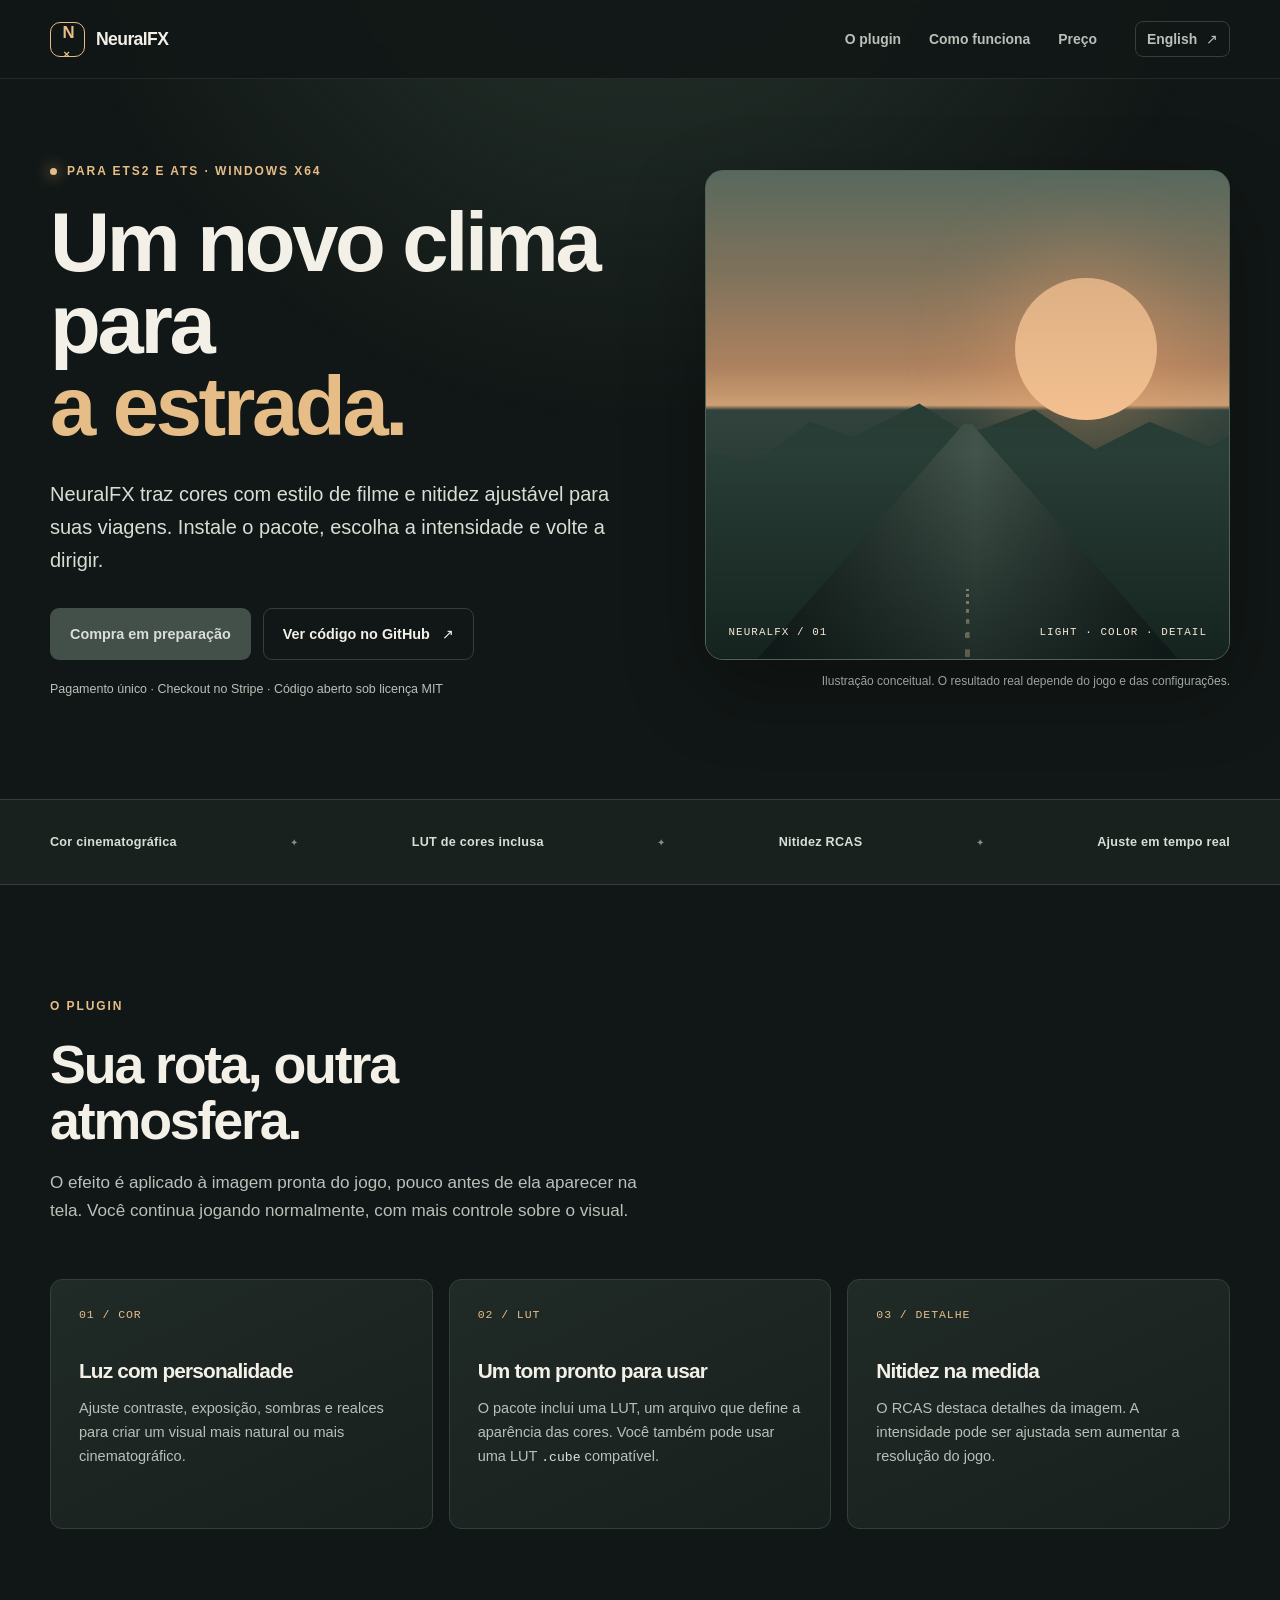
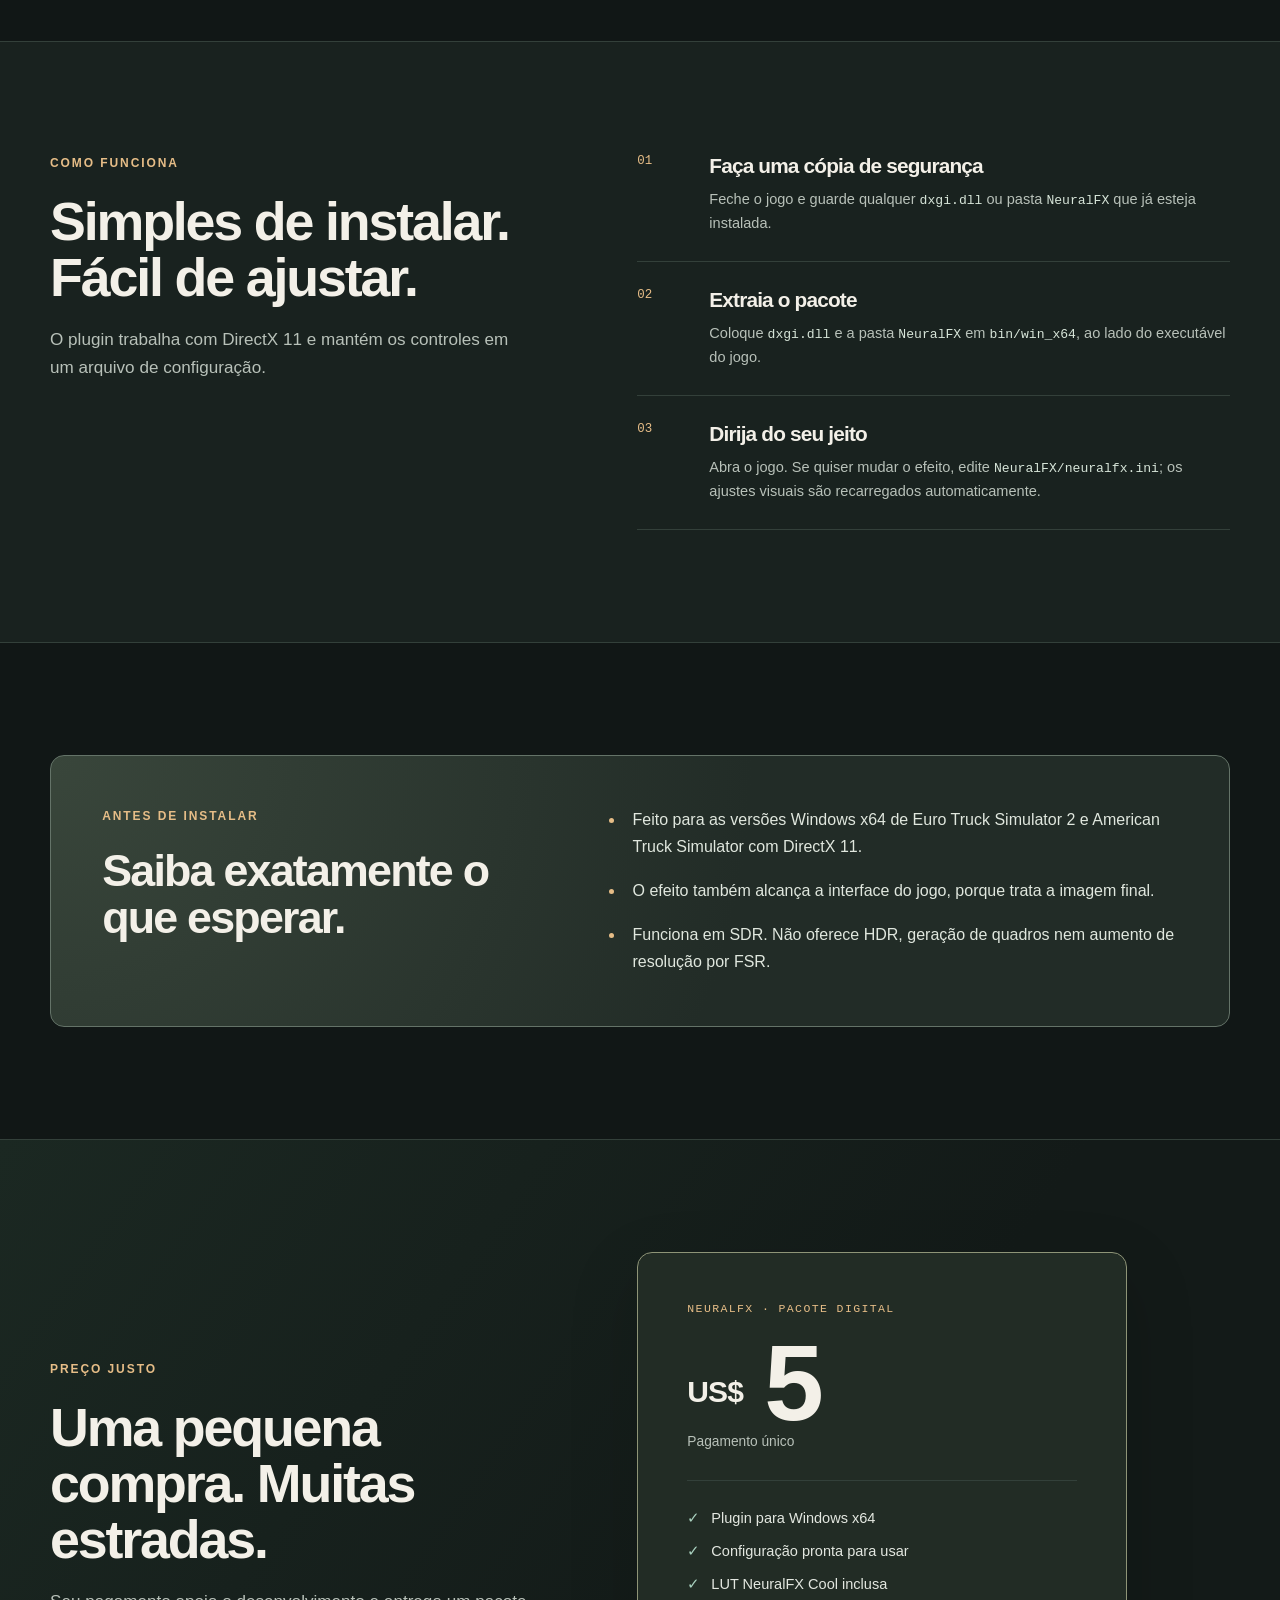
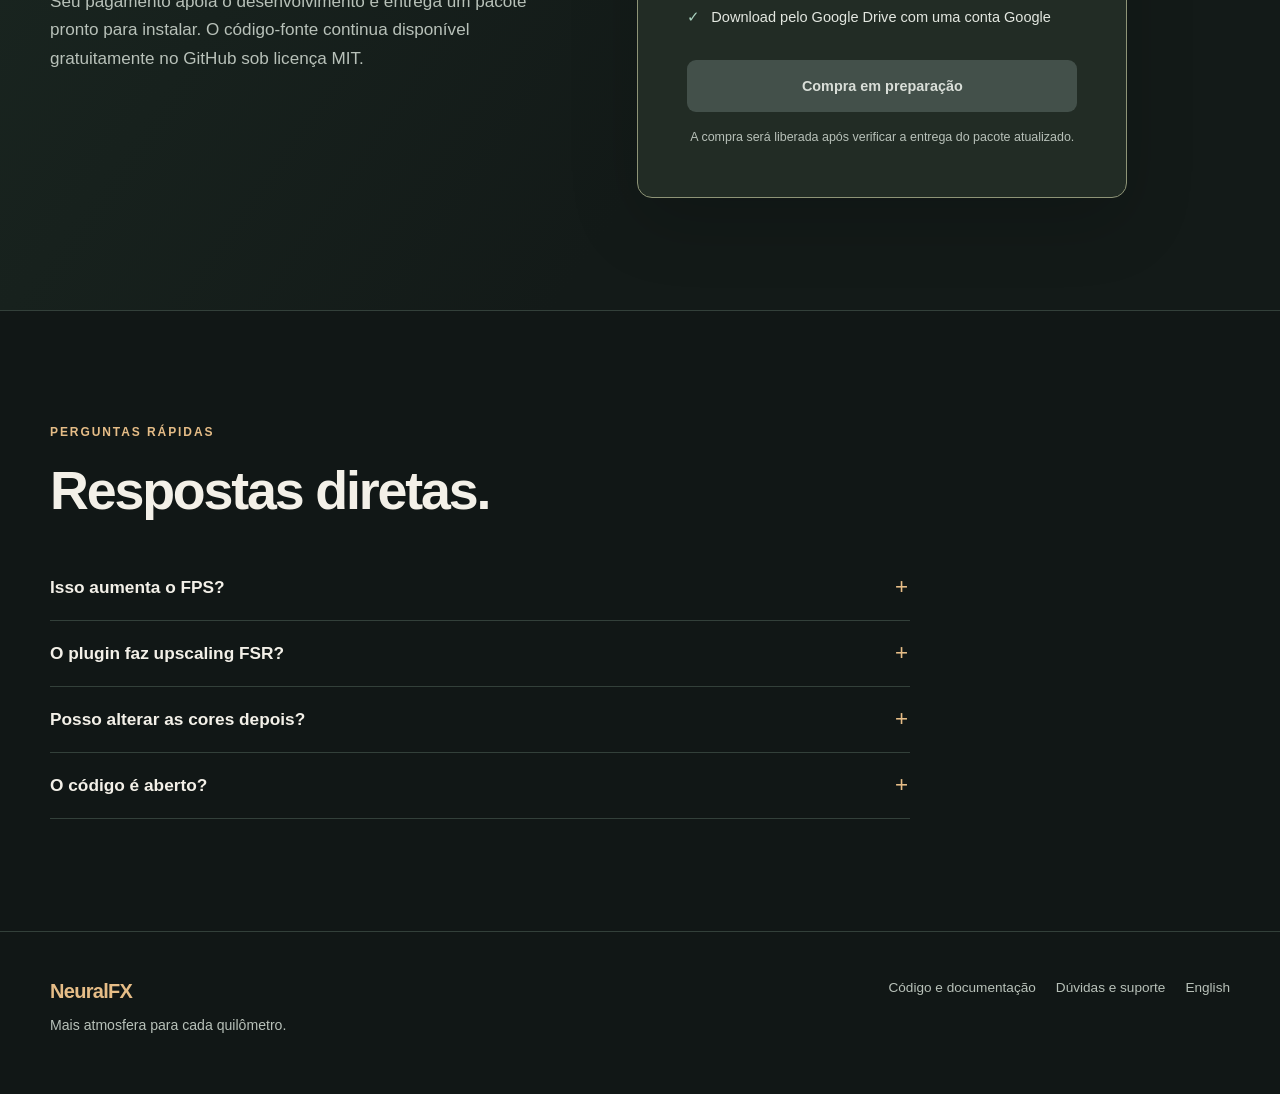
<file: site/index.html>
<!doctype html>
<html lang="pt-BR">
<head>
  <meta charset="utf-8">
  <meta name="viewport" content="width=device-width, initial-scale=1">
  <meta name="theme-color" content="#111716">
  <meta name="description" content="NeuralFX dá um visual cinematográfico ao ETS2 e ATS com cor ajustável, LUT e nitidez RCAS. Pacote para Windows x64 por US$ 5.">
  <title>NeuralFX — Um novo clima para a estrada</title>
  <link rel="icon" type="image/svg+xml" href="favicon.svg">
  <link rel="alternate" hreflang="en" href="en/">
  <link rel="alternate" hreflang="pt-BR" href="./">
  <link rel="stylesheet" href="styles/base.css">
  <link rel="stylesheet" href="styles/sections.css">
  <script src="checkout-config.js" defer></script>
  <script src="main.js" defer></script>
</head>
<body>
  <a class="skip-link" href="#conteudo">Pular para o conteúdo</a>
  <header class="site-header">
    <div class="container header-inner">
      <a class="brand" href="./" aria-label="NeuralFX, início"><span class="brand-mark" aria-hidden="true">N<span>×</span></span><span>NeuralFX</span></a>
      <nav class="nav" aria-label="Navegação principal">
        <a href="#plugin">O plugin</a>
        <a href="#como-funciona">Como funciona</a>
        <a href="#preco">Preço</a>
      </nav>
      <a class="language-link" href="en/" lang="en" hreflang="en">English <span aria-hidden="true">↗</span></a>
    </div>
  </header>

  <main id="conteudo">
    <section class="hero container" aria-labelledby="hero-title">
      <div class="hero-copy">
        <p class="eyebrow"><span class="status-dot" aria-hidden="true"></span> Para ETS2 e ATS · Windows x64</p>
        <h1 id="hero-title">Um novo clima para <em>a estrada.</em></h1>
        <p class="hero-lead">NeuralFX traz cores com estilo de filme e nitidez ajustável para suas viagens. Instale o pacote, escolha a intensidade e volte a dirigir.</p>
        <div class="hero-actions">
          <a class="button button-primary checkout-link" data-checkout data-ready-label="Comprar por US$ 5" aria-disabled="true">Compra em preparação</a>
          <a class="button button-secondary" href="https://github.com/aleksanderpalamar/plugin-fsr-est2-ats">Ver código no GitHub <span aria-hidden="true">↗</span></a>
        </div>
        <p class="hero-small">Pagamento único · Checkout no Stripe · Código aberto sob licença MIT</p>
      </div>
      <div class="hero-art">
        <div class="visual" role="img" aria-label="Ilustração de uma estrada ao pôr do sol, representando o tratamento de cor do plugin">
          <div class="visual-sun"></div>
          <div class="visual-horizon"></div>
          <div class="visual-road"></div>
          <div class="visual-line"></div>
          <div class="visual-label"><span>NEURALFX / 01</span><strong>LIGHT · COLOR · DETAIL</strong></div>
        </div>
        <p class="visual-note">Ilustração conceitual. O resultado real depende do jogo e das configurações.</p>
      </div>
    </section>

    <section class="feature-strip" aria-label="Principais recursos">
      <div class="container feature-strip-inner">
        <span>Cor cinematográfica</span><span aria-hidden="true">✦</span>
        <span>LUT de cores inclusa</span><span aria-hidden="true">✦</span>
        <span>Nitidez RCAS</span><span aria-hidden="true">✦</span>
        <span>Ajuste em tempo real</span>
      </div>
    </section>

    <section class="section container" id="plugin" aria-labelledby="plugin-title">
      <div class="section-heading"><p class="eyebrow">O plugin</p><h2 id="plugin-title">Sua rota, outra atmosfera.</h2><p>O efeito é aplicado à imagem pronta do jogo, pouco antes de ela aparecer na tela. Você continua jogando normalmente, com mais controle sobre o visual.</p></div>
      <div class="feature-grid">
        <article class="feature-card">
          <span class="feature-number">01 / COR</span>
          <h3>Luz com personalidade</h3>
          <p>Ajuste contraste, exposição, sombras e realces para criar um visual mais natural ou mais cinematográfico.</p>
        </article>
        <article class="feature-card">
          <span class="feature-number">02 / LUT</span>
          <h3>Um tom pronto para usar</h3>
          <p>O pacote inclui uma LUT, um arquivo que define a aparência das cores. Você também pode usar uma LUT <code>.cube</code> compatível.</p>
        </article>
        <article class="feature-card">
          <span class="feature-number">03 / DETALHE</span>
          <h3>Nitidez na medida</h3>
          <p>O RCAS destaca detalhes da imagem. A intensidade pode ser ajustada sem aumentar a resolução do jogo.</p>
        </article>
      </div>
    </section>

    <section class="section process-section" id="como-funciona" aria-labelledby="process-title">
      <div class="container process-layout">
        <div class="section-heading"><p class="eyebrow">Como funciona</p><h2 id="process-title">Simples de instalar. Fácil de ajustar.</h2><p>O plugin trabalha com DirectX 11 e mantém os controles em um arquivo de configuração.</p></div>
        <ol class="steps">
          <li><span>01</span><div><h3>Faça uma cópia de segurança</h3><p>Feche o jogo e guarde qualquer <code>dxgi.dll</code> ou pasta <code>NeuralFX</code> que já esteja instalada.</p></div></li>
          <li><span>02</span><div><h3>Extraia o pacote</h3><p>Coloque <code>dxgi.dll</code> e a pasta <code>NeuralFX</code> em <code>bin/win_x64</code>, ao lado do executável do jogo.</p></div></li>
          <li><span>03</span><div><h3>Dirija do seu jeito</h3><p>Abra o jogo. Se quiser mudar o efeito, edite <code>NeuralFX/neuralfx.ini</code>; os ajustes visuais são recarregados automaticamente.</p></div></li>
        </ol>
      </div>
    </section>

    <section class="section container" aria-labelledby="scope-title">
      <div class="scope-panel"><div><p class="eyebrow">Antes de instalar</p><h2 id="scope-title">Saiba exatamente o que esperar.</h2></div><ul><li>Feito para as versões Windows x64 de Euro Truck Simulator 2 e American Truck Simulator com DirectX 11.</li><li>O efeito também alcança a interface do jogo, porque trata a imagem final.</li><li>Funciona em SDR. Não oferece HDR, geração de quadros nem aumento de resolução por FSR.</li></ul></div>
    </section>

    <section class="section pricing-section" id="preco" aria-labelledby="price-title">
      <div class="container pricing-layout">
        <div class="section-heading"><p class="eyebrow">Preço justo</p><h2 id="price-title">Uma pequena compra. Muitas estradas.</h2><p>Seu pagamento apoia o desenvolvimento e entrega um pacote pronto para instalar. O código-fonte continua disponível gratuitamente no GitHub sob licença MIT.</p></div>
        <div class="price-card">
          <p class="price-label">NEURALFX · PACOTE DIGITAL</p>
          <p class="price"><span>US$</span> 5</p>
          <p class="price-frequency">Pagamento único</p>
          <ul>
            <li>Plugin para Windows x64</li>
            <li>Configuração pronta para usar</li>
            <li>LUT NeuralFX Cool inclusa</li>
            <li>Download pelo Google Drive com uma conta Google</li>
          </ul>
          <a class="button button-primary checkout-link" data-checkout data-ready-label="Comprar com Stripe" aria-disabled="true">Compra em preparação</a>
          <p class="checkout-status" data-checkout-status data-ready-text="Após a compra, o Stripe abre a pasta no Google Drive. Entre em uma conta Google para baixar.">A compra será liberada após verificar a entrega do pacote atualizado.</p>
        </div>
      </div>
    </section>

    <section class="section container faq-section" aria-labelledby="faq-title">
      <div class="section-heading"><p class="eyebrow">Perguntas rápidas</p><h2 id="faq-title">Respostas diretas.</h2></div>
      <div class="faq-list">
        <details><summary>Isso aumenta o FPS?</summary><p>Não. O foco é a aparência da imagem. Como há processamento adicional, o impacto no desempenho depende do seu computador e das configurações escolhidas.</p></details>
        <details><summary>O plugin faz upscaling FSR?</summary><p>Não. Ele usa a técnica de nitidez RCAS, mas não aumenta a resolução nem gera novos quadros.</p></details>
        <details><summary>Posso alterar as cores depois?</summary><p>Sim. Você pode ajustar os parâmetros no arquivo <code>neuralfx.ini</code> e trocar a LUT <code>.cube</code> por outra compatível.</p></details>
        <details><summary>O código é aberto?</summary><p>Sim. O projeto está no <a href="https://github.com/aleksanderpalamar/plugin-fsr-est2-ats">GitHub</a> sob licença MIT. A compra do pacote é uma forma de apoiar o projeto.</p></details>
      </div>
    </section>
  </main>

  <footer class="site-footer"><div class="container footer-inner"><div><span class="brand footer-brand">NeuralFX</span><p>Mais atmosfera para cada quilômetro.</p></div><div class="footer-links"><a href="https://github.com/aleksanderpalamar/plugin-fsr-est2-ats">Código e documentação</a><a href="https://github.com/aleksanderpalamar/plugin-fsr-est2-ats/issues">Dúvidas e suporte</a><a href="en/" lang="en" hreflang="en">English</a></div></div></footer>
</body>
</html>
</file>
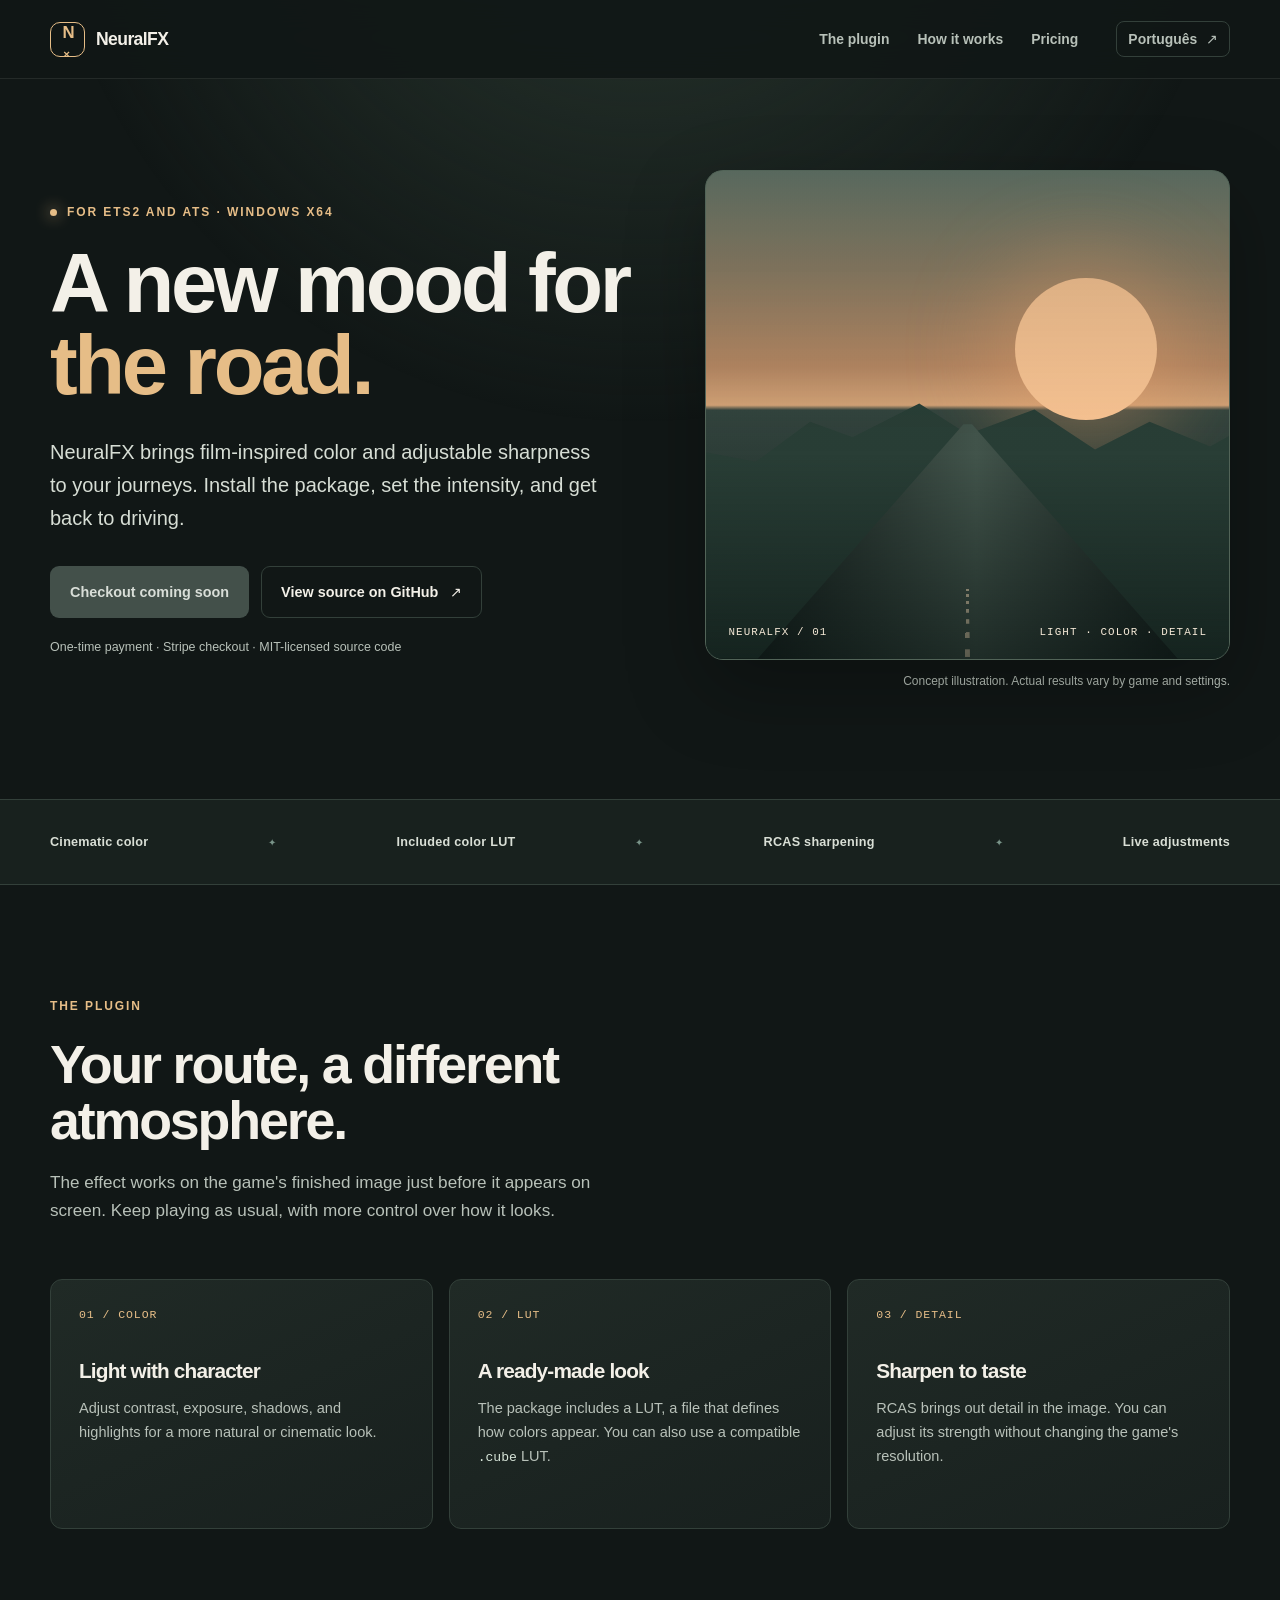
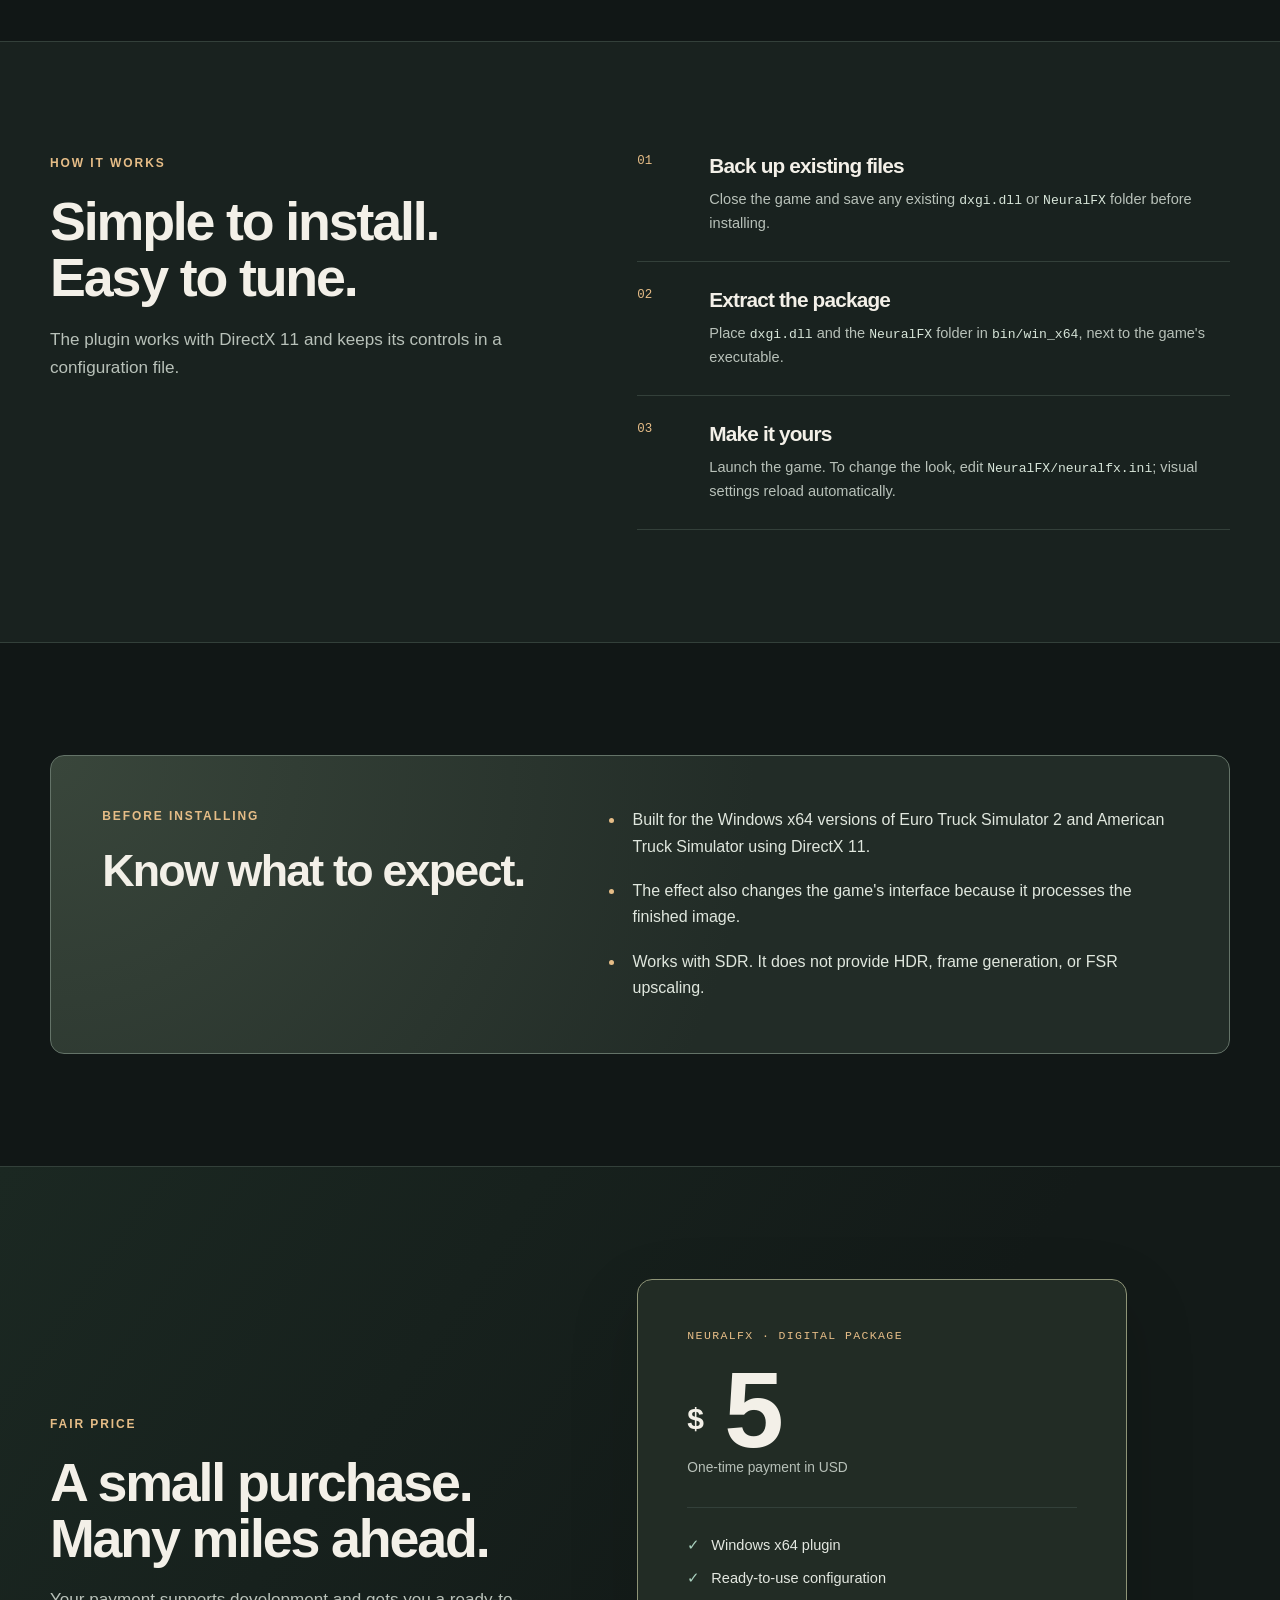
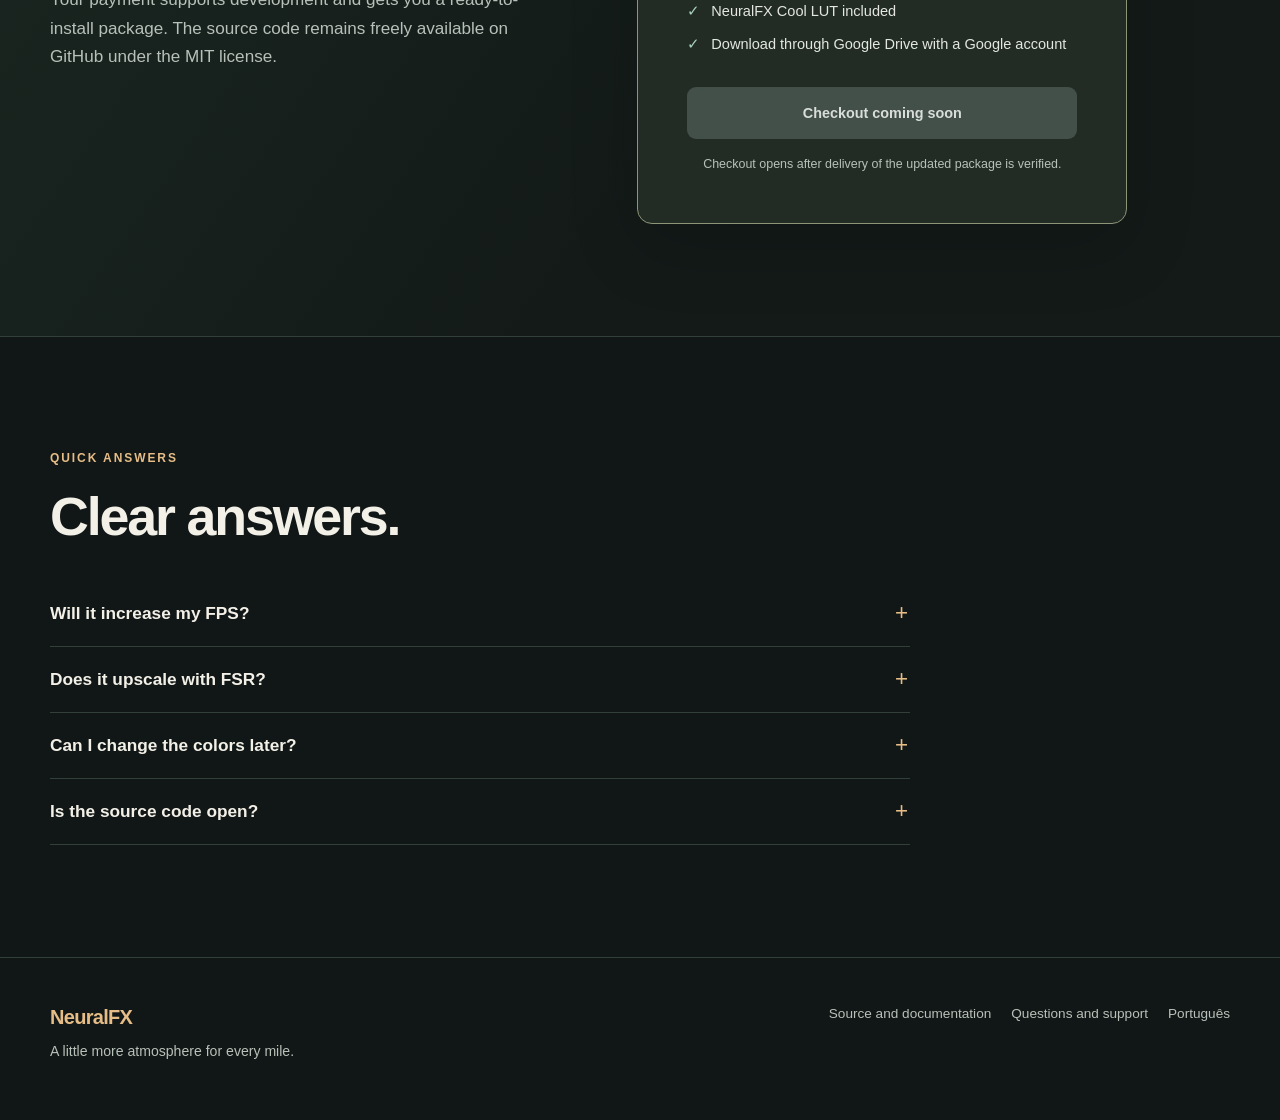
<file: site/en/index.html>
<!doctype html>
<html lang="en">
<head>
  <meta charset="utf-8">
  <meta name="viewport" content="width=device-width, initial-scale=1">
  <meta name="theme-color" content="#111716">
  <meta name="description" content="NeuralFX gives ETS2 and ATS a cinematic look with adjustable color, a LUT, and RCAS sharpening. Windows x64 package for $5.">
  <title>NeuralFX — A new mood for the road</title>
  <link rel="icon" type="image/svg+xml" href="../favicon.svg">
  <link rel="alternate" hreflang="en" href="./">
  <link rel="alternate" hreflang="pt-BR" href="../">
  <link rel="stylesheet" href="../styles/base.css">
  <link rel="stylesheet" href="../styles/sections.css">
  <script src="../checkout-config.js" defer></script>
  <script src="../main.js" defer></script>
</head>
<body>
  <a class="skip-link" href="#content">Skip to content</a>
  <header class="site-header">
    <div class="container header-inner">
      <a class="brand" href="../" aria-label="NeuralFX, home"><span class="brand-mark" aria-hidden="true">N<span>×</span></span><span>NeuralFX</span></a>
      <nav class="nav" aria-label="Main navigation">
        <a href="#plugin">The plugin</a>
        <a href="#how-it-works">How it works</a>
        <a href="#pricing">Pricing</a>
      </nav>
      <a class="language-link" href="../" lang="pt-BR" hreflang="pt-BR">Português <span aria-hidden="true">↗</span></a>
    </div>
  </header>

  <main id="content">
    <section class="hero container" aria-labelledby="hero-title">
      <div class="hero-copy">
        <p class="eyebrow"><span class="status-dot" aria-hidden="true"></span> For ETS2 and ATS · Windows x64</p>
        <h1 id="hero-title">A new mood for <em>the road.</em></h1>
        <p class="hero-lead">NeuralFX brings film-inspired color and adjustable sharpness to your journeys. Install the package, set the intensity, and get back to driving.</p>
        <div class="hero-actions">
          <a class="button button-primary checkout-link" data-checkout data-ready-label="Buy for $5" aria-disabled="true">Checkout coming soon</a>
          <a class="button button-secondary" href="https://github.com/aleksanderpalamar/plugin-fsr-est2-ats">View source on GitHub <span aria-hidden="true">↗</span></a>
        </div>
        <p class="hero-small">One-time payment · Stripe checkout · MIT-licensed source code</p>
      </div>
      <div class="hero-art">
        <div class="visual" role="img" aria-label="Illustration of a road at sunset representing the plugin's color treatment">
          <div class="visual-sun"></div>
          <div class="visual-horizon"></div>
          <div class="visual-road"></div>
          <div class="visual-line"></div>
          <div class="visual-label"><span>NEURALFX / 01</span><strong>LIGHT · COLOR · DETAIL</strong></div>
        </div>
        <p class="visual-note">Concept illustration. Actual results vary by game and settings.</p>
      </div>
    </section>

    <section class="feature-strip" aria-label="Key features">
      <div class="container feature-strip-inner">
        <span>Cinematic color</span><span aria-hidden="true">✦</span>
        <span>Included color LUT</span><span aria-hidden="true">✦</span>
        <span>RCAS sharpening</span><span aria-hidden="true">✦</span>
        <span>Live adjustments</span>
      </div>
    </section>

    <section class="section container" id="plugin" aria-labelledby="plugin-title">
      <div class="section-heading"><p class="eyebrow">The plugin</p><h2 id="plugin-title">Your route, a different atmosphere.</h2><p>The effect works on the game's finished image just before it appears on screen. Keep playing as usual, with more control over how it looks.</p></div>
      <div class="feature-grid">
        <article class="feature-card">
          <span class="feature-number">01 / COLOR</span>
          <h3>Light with character</h3>
          <p>Adjust contrast, exposure, shadows, and highlights for a more natural or cinematic look.</p>
        </article>
        <article class="feature-card">
          <span class="feature-number">02 / LUT</span>
          <h3>A ready-made look</h3>
          <p>The package includes a LUT, a file that defines how colors appear. You can also use a compatible <code>.cube</code> LUT.</p>
        </article>
        <article class="feature-card">
          <span class="feature-number">03 / DETAIL</span>
          <h3>Sharpen to taste</h3>
          <p>RCAS brings out detail in the image. You can adjust its strength without changing the game's resolution.</p>
        </article>
      </div>
    </section>

    <section class="section process-section" id="how-it-works" aria-labelledby="process-title">
      <div class="container process-layout">
        <div class="section-heading"><p class="eyebrow">How it works</p><h2 id="process-title">Simple to install. Easy to tune.</h2><p>The plugin works with DirectX 11 and keeps its controls in a configuration file.</p></div>
        <ol class="steps">
          <li><span>01</span><div><h3>Back up existing files</h3><p>Close the game and save any existing <code>dxgi.dll</code> or <code>NeuralFX</code> folder before installing.</p></div></li>
          <li><span>02</span><div><h3>Extract the package</h3><p>Place <code>dxgi.dll</code> and the <code>NeuralFX</code> folder in <code>bin/win_x64</code>, next to the game's executable.</p></div></li>
          <li><span>03</span><div><h3>Make it yours</h3><p>Launch the game. To change the look, edit <code>NeuralFX/neuralfx.ini</code>; visual settings reload automatically.</p></div></li>
        </ol>
      </div>
    </section>

    <section class="section container" aria-labelledby="scope-title">
      <div class="scope-panel"><div><p class="eyebrow">Before installing</p><h2 id="scope-title">Know what to expect.</h2></div><ul><li>Built for the Windows x64 versions of Euro Truck Simulator 2 and American Truck Simulator using DirectX 11.</li><li>The effect also changes the game's interface because it processes the finished image.</li><li>Works with SDR. It does not provide HDR, frame generation, or FSR upscaling.</li></ul></div>
    </section>

    <section class="section pricing-section" id="pricing" aria-labelledby="price-title">
      <div class="container pricing-layout">
        <div class="section-heading"><p class="eyebrow">Fair price</p><h2 id="price-title">A small purchase. Many miles ahead.</h2><p>Your payment supports development and gets you a ready-to-install package. The source code remains freely available on GitHub under the MIT license.</p></div>
        <div class="price-card">
          <p class="price-label">NEURALFX · DIGITAL PACKAGE</p>
          <p class="price"><span>$</span> 5</p>
          <p class="price-frequency">One-time payment in USD</p>
          <ul>
            <li>Windows x64 plugin</li>
            <li>Ready-to-use configuration</li>
            <li>NeuralFX Cool LUT included</li>
            <li>Download through Google Drive with a Google account</li>
          </ul>
          <a class="button button-primary checkout-link" data-checkout data-ready-label="Buy with Stripe" aria-disabled="true">Checkout coming soon</a>
          <p class="checkout-status" data-checkout-status data-ready-text="After purchase, Stripe opens the Google Drive folder. Sign in with a Google account to download.">Checkout opens after delivery of the updated package is verified.</p>
        </div>
      </div>
    </section>

    <section class="section container faq-section" aria-labelledby="faq-title">
      <div class="section-heading"><p class="eyebrow">Quick answers</p><h2 id="faq-title">Clear answers.</h2></div>
      <div class="faq-list">
        <details><summary>Will it increase my FPS?</summary><p>No. The focus is image quality. Extra processing can affect performance depending on your computer and chosen settings.</p></details>
        <details><summary>Does it upscale with FSR?</summary><p>No. It uses RCAS sharpening, but it does not increase resolution or generate frames.</p></details>
        <details><summary>Can I change the colors later?</summary><p>Yes. Adjust the settings in <code>neuralfx.ini</code> and replace the <code>.cube</code> LUT with another compatible one.</p></details>
        <details><summary>Is the source code open?</summary><p>Yes. The project is on <a href="https://github.com/aleksanderpalamar/plugin-fsr-est2-ats">GitHub</a> under the MIT license. Buying the package supports the project.</p></details>
      </div>
    </section>
  </main>

  <footer class="site-footer"><div class="container footer-inner"><div><span class="brand footer-brand">NeuralFX</span><p>A little more atmosphere for every mile.</p></div><div class="footer-links"><a href="https://github.com/aleksanderpalamar/plugin-fsr-est2-ats">Source and documentation</a><a href="https://github.com/aleksanderpalamar/plugin-fsr-est2-ats/issues">Questions and support</a><a href="../" lang="pt-BR" hreflang="pt-BR">Português</a></div></div></footer>
</body>
</html>
</file>
<file: site/styles/base.css>
:root {
  color-scheme: dark;
  --canvas: #111716;
  --surface: #19211f;
  --surface-soft: #202a27;
  --border: #33403a;
  --text: #f3f0e8;
  --muted: #b8c1b9;
  --accent: #e6bd87;
  --accent-dark: #3d2b18;
  --mint: #a9d1bf;
  font-family: "Aptos", "Segoe UI", "Helvetica Neue", Arial, sans-serif;
  font-synthesis: none;
  text-rendering: optimizeLegibility;
}

* { box-sizing: border-box; }
html { scroll-behavior: smooth; }
body { margin: 0; min-width: 320px; background: var(--canvas); color: var(--text); }
body::before { position: fixed; inset: 0; z-index: -1; content: ""; pointer-events: none; background: radial-gradient(circle at 50% -20%, #2a3830 0, transparent 48%); }
a { color: inherit; }
a:focus-visible, summary:focus-visible { outline: 2px solid var(--accent); outline-offset: 4px; }
button, a { -webkit-tap-highlight-color: transparent; }
code { color: #d7e5d9; font: 0.9em "Cascadia Code", "Consolas", monospace; overflow-wrap: anywhere; }
.container { width: min(100% - 48px, 1180px); margin-inline: auto; }
.skip-link { position: absolute; z-index: 20; top: -80px; left: 16px; padding: 12px 16px; background: var(--accent); color: var(--accent-dark); }
.skip-link:focus { top: 12px; }
.site-header { position: sticky; top: 0; z-index: 10; border-bottom: 1px solid rgba(231, 240, 227, 0.09); background: rgba(17, 23, 22, 0.92); backdrop-filter: blur(16px); }
.header-inner { min-height: 78px; display: flex; align-items: center; gap: 28px; }
.brand { display: inline-flex; align-items: center; gap: 11px; font-size: 1.1rem; font-weight: 750; letter-spacing: -0.035em; text-decoration: none; white-space: nowrap; }
.brand-mark { display: grid; place-items: center; position: relative; width: 35px; height: 35px; border: 1px solid var(--accent); border-radius: 10px; color: var(--accent); font-size: 1.05rem; letter-spacing: -0.12em; }
.brand-mark span { font-size: 0.72rem; transform: translate(-2px, 5px); }
.nav { display: flex; align-items: center; gap: 28px; margin-left: auto; }
.nav a, .language-link { color: var(--muted); font-size: 0.87rem; font-weight: 600; text-decoration: none; transition: color 150ms ease; }
.nav a:hover, .language-link:hover, .footer-links a:hover { color: var(--accent); }
.language-link { margin-left: 10px; padding: 9px 11px; border: 1px solid var(--border); border-radius: 8px; white-space: nowrap; }
.language-link span { margin-left: 5px; }
.eyebrow { display: flex; align-items: center; gap: 10px; margin: 0 0 20px; color: var(--accent); font-size: 0.75rem; font-weight: 800; letter-spacing: 0.16em; text-transform: uppercase; }
.status-dot { width: 7px; height: 7px; border-radius: 50%; background: var(--accent); box-shadow: 0 0 15px var(--accent); }
h1, h2, h3, p { margin-top: 0; }
h1, h2, h3 { letter-spacing: -0.04em; }
h1 { font-size: clamp(3.3rem, 6.5vw, 6.1rem); line-height: 0.99; }
h2 { font-size: clamp(2.35rem, 4.2vw, 4rem); line-height: 1.04; }
h3 { font-size: 1.3rem; line-height: 1.2; }
p, li { line-height: 1.65; }
.button { min-height: 52px; display: inline-flex; align-items: center; justify-content: center; gap: 12px; padding: 13px 19px; border: 1px solid transparent; border-radius: 9px; font-size: 0.9rem; font-weight: 750; text-align: center; text-decoration: none; transition: transform 150ms ease, background-color 150ms ease, border-color 150ms ease; }
.button[href]:hover { transform: translateY(-2px); }
.button-primary { background: var(--accent); color: var(--accent-dark); }
.button-primary[href]:hover { background: #f6ce99; }
.button-secondary { border-color: var(--border); color: var(--text); }
.button-secondary:hover { border-color: var(--accent); }
.button[aria-disabled="true"] { background: #43504a; color: #d9ded8; cursor: not-allowed; }
.section { padding-block: 112px; scroll-margin-top: 72px; }
.section-heading { max-width: 590px; }
.section-heading h2 { margin-bottom: 20px; }
.section-heading > p:last-child { color: var(--muted); font-size: 1.07rem; }
.site-footer { padding: 48px 0 56px; border-top: 1px solid var(--border); }
.footer-inner { display: flex; justify-content: space-between; gap: 32px; }
.footer-brand { color: var(--accent); font-size: 1.25rem; }
.site-footer p { margin: 11px 0 0; color: var(--muted); font-size: 0.88rem; }
.footer-links { display: flex; flex-wrap: wrap; align-items: start; justify-content: end; gap: 20px; }
.footer-links a { color: var(--muted); font-size: 0.85rem; text-decoration: none; }

@media (max-width: 700px) {
  .container { width: min(100% - 32px, 1180px); }
  .header-inner { min-height: 68px; gap: 12px; }
  .nav { display: none; }
  .language-link { margin-left: auto; }
  .section { padding-block: 76px; }
  .footer-inner { flex-direction: column; }
  .footer-links { justify-content: start; }
}

@media (prefers-reduced-motion: reduce) {
  html { scroll-behavior: auto; }
  .button, .nav a, .language-link { transition: none; }
}
</file>
<file: site/styles/sections.css>
.hero { min-height: 720px; display: grid; grid-template-columns: 1.06fr 0.94fr; align-items: center; gap: clamp(32px, 5vw, 76px); padding-block: 75px 92px; }
.hero-copy { max-width: 650px; }
.hero h1 { margin-bottom: 29px; }
.hero h1 em { display: block; color: var(--accent); font-style: normal; }
.hero-lead { max-width: 560px; margin-bottom: 31px; color: #d7ded5; font-size: clamp(1.1rem, 1.7vw, 1.25rem); }
.hero-actions { display: flex; flex-wrap: wrap; gap: 12px; }
.hero-small { margin: 19px 0 0; color: var(--muted); font-size: 0.78rem; }
.hero-art { min-width: 0; }
.visual { position: relative; isolation: isolate; height: 490px; overflow: hidden; border: 1px solid #526458; border-radius: 18px; background: linear-gradient(180deg, #637468 0%, #b78863 40%, #d4a377 48%, #33443e 49%, #15231f 100%); box-shadow: 0 28px 80px rgba(0, 0, 0, 0.28); }
.visual::after { position: absolute; inset: 0; z-index: 3; content: ""; background: linear-gradient(180deg, rgba(13, 27, 22, 0.12) 20%, transparent 58%, rgba(8, 18, 16, 0.6)); pointer-events: none; }
.visual-sun { position: absolute; top: 22%; left: 59%; width: 142px; height: 142px; border-radius: 50%; background: #f9c493; box-shadow: 0 0 82px 30px rgba(250, 171, 112, 0.33); }
.visual-horizon { position: absolute; inset: 37% -8% 0; background: #293e36; clip-path: polygon(0 38%, 7% 33%, 15% 36%, 24% 23%, 31% 28%, 42% 17%, 50% 27%, 61% 19%, 71% 32%, 80% 23%, 90% 31%, 100% 20%, 100% 100%, 0 100%); }
.visual-road { position: absolute; z-index: 1; left: 9%; bottom: -1%; width: 82%; height: 49%; background: linear-gradient(90deg, #17201e, #42544b 52%, #17201e); clip-path: polygon(49% 0, 51% 0, 100% 100%, 0 100%); }
.visual-line { position: absolute; z-index: 2; bottom: 0; left: 49.5%; width: 1%; height: 41%; transform: perspective(120px) rotateX(42deg); transform-origin: bottom; background: repeating-linear-gradient(180deg, #efd9b7 0 11px, transparent 11px 31px); opacity: 0.85; }
.visual-label { position: absolute; z-index: 4; right: 22px; bottom: 21px; left: 22px; display: flex; justify-content: space-between; gap: 12px; color: #f5e9d7; font: 0.68rem "Cascadia Code", "Consolas", monospace; letter-spacing: 0.1em; }
.visual-label strong { font-weight: 500; }
.visual-note { margin: 12px 0 0; color: var(--muted); font-size: 0.75rem; text-align: right; }
.feature-strip { border-block: 1px solid var(--border); background: #18211e; }
.feature-strip-inner { min-height: 84px; display: flex; align-items: center; justify-content: space-between; gap: 16px; color: #d9dfd6; font-size: 0.79rem; font-weight: 700; letter-spacing: 0.02em; }
.feature-strip-inner span:nth-child(even) { color: #799489; font-size: 0.65rem; }
.feature-grid { display: grid; grid-template-columns: repeat(3, 1fr); gap: 16px; margin-top: 54px; }
.feature-card { min-height: 250px; padding: 28px; border: 1px solid var(--border); border-radius: 12px; background: linear-gradient(155deg, #202a26, #18201e); }
.feature-number { display: block; margin-bottom: 38px; color: var(--accent); font: 0.72rem "Cascadia Code", "Consolas", monospace; letter-spacing: 0.08em; }
.feature-card h3 { margin-bottom: 12px; }
.feature-card p { margin: 0; color: var(--muted); font-size: 0.91rem; }
.process-section { border-block: 1px solid var(--border); background: #19221f; }
.process-layout { display: grid; grid-template-columns: 0.9fr 1.1fr; align-items: start; gap: clamp(40px, 8vw, 110px); }
.steps { margin: 0; padding: 0; list-style: none; }
.steps li { display: grid; grid-template-columns: 54px 1fr; gap: 18px; padding: 26px 0; border-bottom: 1px solid var(--border); }
.steps li:first-child { padding-top: 0; }
.steps li > span { color: var(--accent); font: 0.78rem "Cascadia Code", "Consolas", monospace; }
.steps h3 { margin-bottom: 8px; }
.steps p { margin: 0; color: var(--muted); font-size: 0.91rem; }
.scope-panel { display: grid; grid-template-columns: 0.85fr 1.15fr; gap: clamp(28px, 6vw, 80px); padding: clamp(28px, 4vw, 54px); border: 1px solid #647368; border-radius: 14px; background: radial-gradient(circle at 0 0, #39463b, #222c27 58%); }
.scope-panel h2 { max-width: 430px; margin-bottom: 0; font-size: clamp(2rem, 3.5vw, 3.15rem); }
.scope-panel ul { display: grid; gap: 18px; margin: 0; padding-left: 22px; color: #e0e7de; }
.scope-panel li { padding-left: 7px; }
.scope-panel li::marker { color: var(--accent); }
.pricing-section { border-block: 1px solid var(--border); background: linear-gradient(125deg, #1b2822, #131a18 60%); }
.pricing-layout { display: grid; grid-template-columns: 0.9fr 1.1fr; align-items: center; gap: clamp(40px, 8vw, 120px); }
.price-card { max-width: 490px; padding: clamp(28px, 5vw, 49px); border: 1px solid #8e9477; border-radius: 15px; background: #222c25; box-shadow: 0 24px 70px rgba(0, 0, 0, 0.16); }
.price-label { margin-bottom: 15px; color: var(--accent); font: 0.72rem "Cascadia Code", "Consolas", monospace; letter-spacing: 0.12em; }
.price { margin-bottom: -7px; font-size: clamp(4.4rem, 9vw, 6.7rem); font-weight: 760; line-height: 1; letter-spacing: -0.08em; }
.price span { font-size: 0.28em; letter-spacing: -0.03em; vertical-align: middle; }
.price-frequency { color: var(--muted); font-size: 0.86rem; }
.price-card ul { display: grid; gap: 9px; margin: 27px 0 31px; padding: 25px 0 0; border-top: 1px solid var(--border); list-style: none; }
.price-card li { display: flex; gap: 11px; color: #e3e7e0; font-size: 0.91rem; }
.price-card li::before { content: "✓"; color: var(--mint); font-weight: 800; }
.price-card .button { width: 100%; }
.checkout-status { margin: 15px 0 0; color: var(--muted); font-size: 0.78rem; text-align: center; }
.faq-section .section-heading { margin-bottom: 36px; }
.faq-list { max-width: 860px; }
.faq-list details { border-bottom: 1px solid var(--border); }
.faq-list summary { position: relative; padding: 22px 42px 22px 0; cursor: pointer; font-size: 1.08rem; font-weight: 700; list-style: none; }
.faq-list summary::-webkit-details-marker { display: none; }
.faq-list summary::after { position: absolute; top: 19px; right: 2px; content: "+"; color: var(--accent); font-size: 1.4rem; font-weight: 400; }
.faq-list details[open] summary::after { content: "−"; }
.faq-list details p { max-width: 730px; margin: 0 0 22px; color: var(--muted); font-size: 0.92rem; }
.faq-list details a { color: var(--accent); }

@media (max-width: 950px) {
  .hero { min-height: 0; grid-template-columns: 1fr; padding-block: 65px 80px; }
  .hero-copy { max-width: 760px; }
  .hero-art { max-width: 760px; }
  .visual { height: 390px; }
  .process-layout, .pricing-layout { grid-template-columns: 1fr; }
  .price-card { max-width: 620px; }
}

@media (max-width: 700px) {
  .hero { padding-block: 57px 64px; }
  .hero-actions { align-items: stretch; flex-direction: column; }
  .visual { height: 310px; }
  .visual-sun { width: 105px; height: 105px; }
  .visual-label { font-size: 0.56rem; }
  .feature-strip-inner { min-height: 92px; justify-content: center; flex-wrap: wrap; gap: 6px 13px; padding-block: 18px; }
  .feature-strip-inner span:nth-child(even) { display: none; }
  .feature-grid { grid-template-columns: 1fr; margin-top: 38px; }
  .feature-card { min-height: 0; }
  .feature-number { margin-bottom: 23px; }
  .scope-panel { grid-template-columns: 1fr; }
  .scope-panel ul { padding-left: 19px; }
  .steps li { grid-template-columns: 38px 1fr; gap: 10px; }
}
</file>
